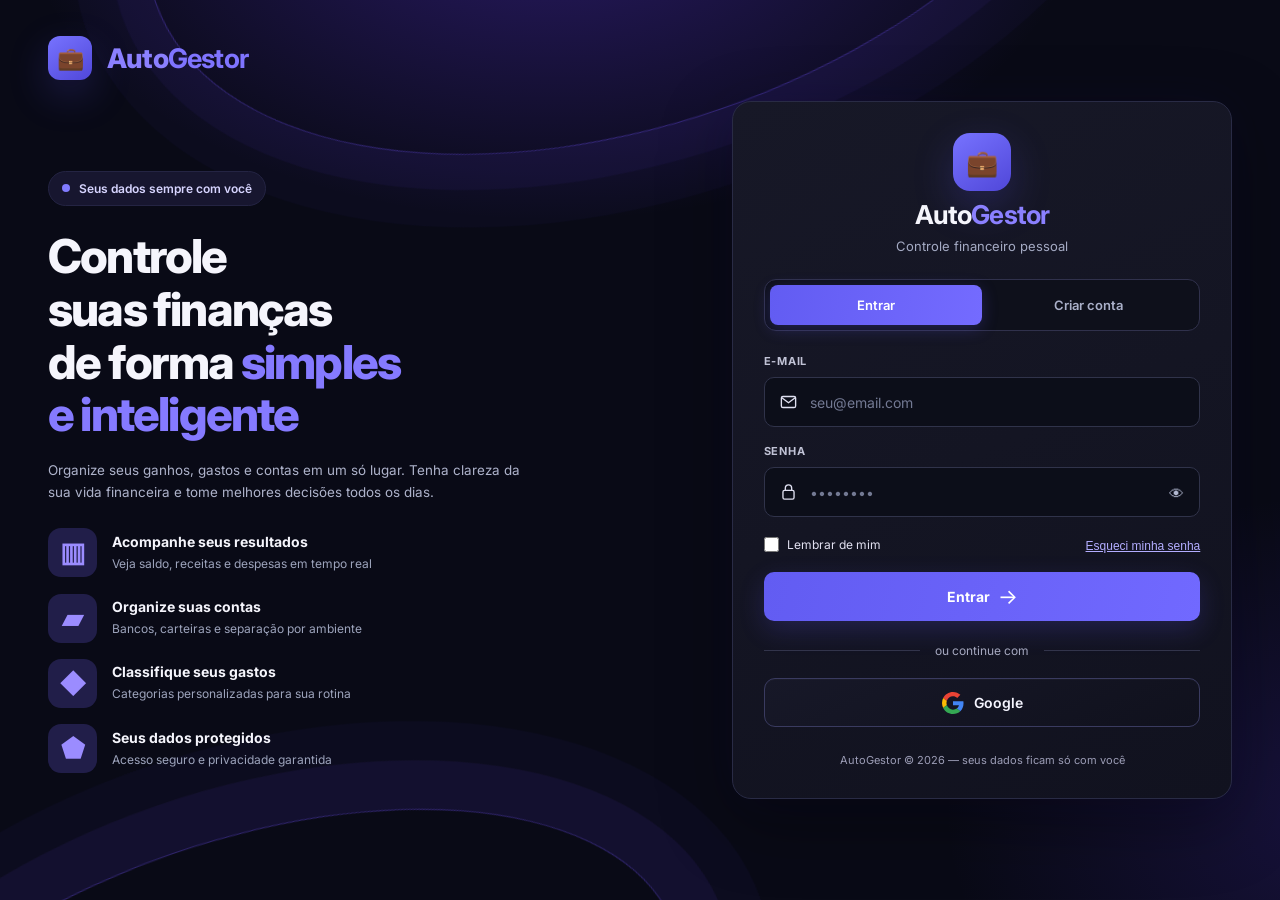
<file: app/static/login.html>
<!DOCTYPE html>
<html lang="pt-br">
<head>
<meta charset="UTF-8">
<meta name="viewport" content="width=device-width, initial-scale=1.0">
<meta name="theme-color" content="#111118">
<meta name="apple-mobile-web-app-capable" content="yes">
<meta name="apple-mobile-web-app-title" content="AutoGestor">
<link rel="icon" type="image/svg+xml" href="/static/autogestor-icon.svg?v=2">
<link rel="apple-touch-icon" href="/static/autogestor-icon.svg?v=2">
<link rel="manifest" href="/static/manifest.webmanifest">
<title>AutoGestor — Entrar</title>
<link rel="preconnect" href="https://fonts.googleapis.com">
<link href="https://fonts.googleapis.com/css2?family=Inter:wght@300;400;500;600;700;800&display=swap" rel="stylesheet">
<style>
  *, *::before, *::after { box-sizing: border-box; margin: 0; padding: 0; }

  :root {
    --bg:      #0A0A0F;
    --surface: #111118;
    --card:    #16161F;
    --border:  #1E1E2E;
    --border2: #2A2A3C;
    --text:    #F1F1F5;
    --muted:   #6B6B80;
    --dim:     #3A3A50;
    --accent:  #6366F1;
    --accent2: #818CF8;
    --green:   #10B981;
    --amber:   #F59E0B;
    --red:     #EF4444;
  }

  body {
    font-family: 'Inter', sans-serif;
    background: var(--bg);
    color: var(--text);
    min-height: 100vh;
    display: flex;
    align-items: center;
    justify-content: center;
    padding: 20px;
    position: relative;
    overflow: hidden;
  }

  /*
    BACKGROUND DECORATIVO
    ───────────────────────
    Dois círculos grandes, desfocados, com a cor de accent/green
    em baixa opacidade — dão profundidade ao fundo escuro sem
    distrair do formulário. Posicionados fora da área central.
  */
  .bg-glow {
    position: fixed;
    border-radius: 50%;
    filter: blur(120px);
    pointer-events: none;
    z-index: 0;
  }
  .bg-glow.one {
    width: 480px; height: 480px;
    background: var(--accent);
    opacity: 0.12;
    top: -120px; left: -120px;
  }
  .bg-glow.two {
    width: 420px; height: 420px;
    background: var(--green);
    opacity: 0.08;
    bottom: -100px; right: -100px;
  }

  /* ── CONTAINER PRINCIPAL ── */
  .auth-wrap {
    position: relative;
    z-index: 1;
    width: 100%;
    max-width: 380px;
  }

  .brand {
    display: flex;
    flex-direction: column;
    align-items: center;
    gap: 10px;
    margin-bottom: 28px;
  }
  .brand-icon {
    width: 52px;
    height: 52px;
    background: var(--accent);
    border-radius: 14px;
    display: flex;
    align-items: center;
    justify-content: center;
    font-size: 24px;
    box-shadow: 0 8px 24px rgba(99,102,241,0.35);
  }
  .brand-name {
    font-size: 19px;
    font-weight: 700;
    letter-spacing: -0.3px;
  }
  .brand-sub {
    font-size: 12px;
    color: var(--muted);
  }

  .auth-card {
    background: var(--card);
    border: 1px solid var(--border);
    border-radius: 18px;
    padding: 32px 28px;
    box-shadow: 0 20px 60px rgba(0,0,0,0.4);
  }

  /* ── TOGGLE LOGIN / CADASTRO ── */
  .auth-toggle {
    display: grid;
    grid-template-columns: 1fr 1fr;
    background: var(--surface);
    border: 1px solid var(--border2);
    border-radius: 11px;
    padding: 4px;
    margin-bottom: 24px;
  }
  .auth-toggle button {
    padding: 9px;
    border: none;
    border-radius: 8px;
    background: transparent;
    color: var(--muted);
    font-family: 'Inter', sans-serif;
    font-size: 13px;
    font-weight: 600;
    cursor: pointer;
    transition: all 0.2s;
  }
  .auth-toggle button.active {
    background: var(--accent);
    color: #fff;
  }

  /* ── CAMPOS ── */
  .field { margin-bottom: 14px; position: relative; }
  .field label {
    display: block;
    font-size: 11px;
    font-weight: 500;
    color: var(--muted);
    margin-bottom: 6px;
    letter-spacing: 0.04em;
    text-transform: uppercase;
  }
  .field input {
    width: 100%;
    background: var(--surface);
    border: 1px solid var(--border2);
    border-radius: 10px;
    padding: 12px 14px;
    color: var(--text);
    font-family: 'Inter', sans-serif;
    font-size: 14px;
    outline: none;
    transition: border-color 0.15s, box-shadow 0.15s;
  }
  .field input:focus {
    border-color: var(--accent);
    box-shadow: 0 0 0 3px rgba(99,102,241,0.15);
  }
  .field input::placeholder { color: var(--dim); }

  .field-error {
    display: none;
    margin-top: 6px;
    font-size: 12px;
    color: var(--red);
  }
  .field-error.show { display: block; }

  /* Botão de mostrar/ocultar senha — ícone dentro do campo */
  .field.password-field input { padding-right: 42px; }
  .toggle-password {
    position: absolute;
    right: 12px;
    top: 33px;
    background: none;
    border: none;
    color: var(--muted);
    cursor: pointer;
    font-size: 15px;
    padding: 4px;
    line-height: 1;
  }
  .toggle-password:hover { color: var(--text); }

  /* ── FORÇA DA SENHA (só aparece no cadastro) ── */
  .strength-wrap {
    display: none;
    align-items: center;
    gap: 8px;
    margin-top: 8px;
  }
  .strength-wrap.show { display: flex; }
  .strength-bars {
    display: flex;
    gap: 4px;
    flex: 1;
  }
  .strength-bar {
    height: 4px;
    flex: 1;
    border-radius: 99px;
    background: var(--border2);
    transition: background 0.2s;
  }
  .strength-label {
    font-size: 10px;
    font-weight: 600;
    color: var(--muted);
    min-width: 52px;
    text-align: right;
  }

  /* ── BOTÃO PRINCIPAL ── */
  .btn-submit {
    width: 100%;
    padding: 12px;
    background: var(--accent);
    border: none;
    border-radius: 10px;
    color: #fff;
    font-family: 'Inter', sans-serif;
    font-size: 14px;
    font-weight: 600;
    cursor: pointer;
    transition: filter 0.15s, transform 0.1s;
    margin-top: 6px;
    display: flex;
    align-items: center;
    justify-content: center;
    gap: 8px;
  }
  .btn-submit:hover { filter: brightness(1.1); }
  .btn-submit:active { transform: scale(0.98); }
  .btn-submit:disabled { opacity: 0.6; cursor: not-allowed; }

  /* Spinner de carregamento dentro do botão, durante o fetch */
  .spinner {
    width: 14px; height: 14px;
    border: 2px solid rgba(255,255,255,0.3);
    border-top-color: #fff;
    border-radius: 50%;
    animation: spin 0.6s linear infinite;
    display: none;
  }
  .spinner.show { display: inline-block; }
  @keyframes spin { to { transform: rotate(360deg); } }

  /* ── MENSAGEM DE ERRO ── */
  .auth-error {
    display: none;
    align-items: center;
    gap: 8px;
    background: rgba(239,68,68,0.1);
    border: 1px solid rgba(239,68,68,0.3);
    border-radius: 9px;
    padding: 10px 12px;
    margin-bottom: 16px;
    font-size: 12px;
    color: var(--red);
  }
  .auth-error.show { display: flex; }

  .auth-info {
    display: none;
    align-items: center;
    gap: 8px;
    background: rgba(245,158,11,0.1);
    border: 1px solid rgba(245,158,11,0.35);
    border-radius: 9px;
    padding: 10px 12px;
    margin-bottom: 16px;
    font-size: 12px;
    color: var(--amber);
  }
  .auth-info.show { display: flex; }

  .auth-footer {
    text-align: center;
    margin-top: 20px;
    font-size: 12px;
    color: var(--muted);
  }

  .auth-link {
    margin-top: 10px;
    text-align: right;
  }
  .auth-link button {
    background: none;
    border: none;
    color: var(--accent2);
    cursor: pointer;
    font-size: 12px;
    text-decoration: underline;
  }

  .modal-backdrop {
    display: none;
    position: fixed;
    inset: 0;
    background: rgba(0, 0, 0, 0.65);
    z-index: 20;
    align-items: center;
    justify-content: center;
    padding: 16px;
  }
  .modal-backdrop.show { display: flex; }
  .modal-card {
    width: 100%;
    max-width: 430px;
    background: var(--card);
    border: 1px solid var(--border2);
    border-radius: 16px;
    padding: 20px;
  }
  .modal-title {
    font-size: 18px;
    margin-bottom: 8px;
    font-weight: 700;
  }
  .modal-sub {
    font-size: 13px;
    color: var(--muted);
    margin-bottom: 14px;
  }
  .modal-actions {
    display: flex;
    gap: 8px;
    margin-top: 10px;
  }
  .btn-secondary {
    flex: 1;
    border: 1px solid var(--border2);
    background: transparent;
    color: var(--text);
    border-radius: 10px;
    padding: 11px;
    cursor: pointer;
  }

/* AutoGestor · Login Dark Premium 2026 — visual only; auth logic preserved */
:root {
  --bg: #090a13;
  --surface: #10121e;
  --card: #121522;
  --border: #24283d;
  --border2: #323650;
  --text: #f6f7ff;
  --muted: #a2a8c1;
  --dim: #747b98;
  --accent: #625df5;
  --accent2: #aaa7ff;
}
html { min-height: 100%; }
body {
  display: block;
  min-height: 100vh;
  min-height: 100dvh;
  padding: 0;
  overflow-x: hidden;
  overflow-y: auto;
  background: radial-gradient(ellipse at 12% 8%, rgba(99,93,245,.17), transparent 42%),
              radial-gradient(ellipse at 90% 90%, rgba(60,45,143,.12), transparent 36%), var(--bg);
}
.bg-glow { opacity: .045 !important; }
.auth-layout {
  width: min(1200px, calc(100% - 72px));
  min-height: 100vh;
  min-height: 100dvh;
  margin: auto;
  display: grid;
  grid-template-columns: minmax(0, 1.05fr) minmax(360px, .95fr);
  align-items: center;
  gap: clamp(32px, 7vw, 112px);
  position: relative;
  z-index: 1;
  padding: 48px 0;
}
.auth-intro { min-height: 650px; align-self: stretch; display: flex; flex-direction: column; justify-content: space-between; }
.intro-brand { font-size: 23px; font-weight: 800; letter-spacing: -.8px; }
.intro-brand > span:last-child, .brand-name span { color: var(--accent2); }
.intro-mark, .brand-icon {
  background: linear-gradient(145deg, #7773ff, #5047d9);
  box-shadow: 0 14px 40px rgba(91,83,241,.23);
}
.intro-mark { display: inline-grid; place-items: center; width: 38px; height: 38px; border-radius: 12px; margin-right: 10px; color: white; font-size: 27px; vertical-align: middle; }
.intro-content { max-width: 540px; }
.intro-eyebrow { display: inline-flex; align-items: center; gap: 9px; padding: 10px 14px; border-radius: 999px; border: 1px solid #292a4d; background: #17172e; color: #d7d5ff; font-size: 12px; font-weight: 600; }
.intro-dot { width: 8px; height: 8px; border-radius: 50%; background: #817bff; }
.intro-content h1 { font-size: clamp(36px, 4vw, 57px); letter-spacing: -2.4px; line-height: 1.12; margin: 26px 0 18px; font-weight: 800; }
.intro-content h1 em { font-style: normal; color: #8c83ff; }
.intro-content > p { font-size: 16px; line-height: 1.8; color: #aeb3cb; max-width: 490px; }
.intro-features { display: grid; gap: 23px; margin-top: 35px; }
.intro-feature { display: flex; gap: 14px; align-items: center; }
.feature-icon { display: grid; place-items: center; width: 47px; height: 47px; flex: none; border-radius: 13px; background: #1b1b39; color: #a9a4ff; font-size: 27px; }
.intro-feature strong { display: block; font-size: 13px; margin-bottom: 5px; }
.intro-feature small { display: block; color: #9da4bc; font-size: 12px; line-height: 1.5; }
.intro-bottom { font-size: 10px; color: #717896; font-weight: 700; letter-spacing: 2px; }
.intro-bottom span { padding: 0 8px; }
.auth-wrap { max-width: 470px; justify-self: end; }
.brand { margin-bottom: 25px; gap: 8px; }
.brand-icon { width: 58px; height: 58px; border-radius: 17px; font-size: 35px; }
.brand-name { font-size: 25px; letter-spacing: -.9px; }
.brand-sub { font-size: 12px; color: #a4aac3; text-align: center; }
.auth-card { padding: 34px; border-radius: 22px; border-color: #292c42; background: linear-gradient(145deg, rgba(24,26,42,.98), rgba(17,19,32,.98)); box-shadow: 0 28px 90px rgba(0,0,0,.35); }
.auth-toggle { margin-bottom: 28px; padding: 5px; border-radius: 12px; background: #0e101b; }
.auth-toggle button { padding: 12px; color: #aab0c9; }
.auth-toggle button.active { background: linear-gradient(100deg, #625cf2, #746bff); box-shadow: 0 4px 16px rgba(95,87,240,.25); }
.field { margin-bottom: 18px; }
.field label { font-size: 11px; font-weight: 700; color: #b2b8d0; letter-spacing: .065em; margin-bottom: 9px; }
.field input { background: #0c0e19; border-color: #30334a; min-height: 50px; padding: 13px 15px; font-size: 14px; }
.field input::placeholder { color: #737993; }
.toggle-password { top: 38px; color: #b2b8d0; }
.btn-submit { min-height: 51px; background: linear-gradient(105deg, #625cf2, #7169ff); box-shadow: 0 9px 26px rgba(93,86,245,.2); font-weight: 700; }
.auth-link { margin: 4px 0 14px; }
.auth-link button { color: #b3adff; }
.auth-footer { color: #8d93ad; line-height: 1.6; }
.modal-card { background: #151827; }
@media (max-width: 900px) {
  .auth-layout { width: min(480px, calc(100% - 36px)); display: flex; flex-direction: column; justify-content: center; gap: 0; padding: 36px 0 26px; }
  .auth-intro { display: none; }
  .auth-wrap { max-width: 100%; width: 100%; }
  .brand { margin-bottom: 28px; }
  .auth-card { padding: clamp(22px, 5vw, 32px); }
}
@media (max-width: 420px) {
  .auth-layout { width: calc(100% - 28px); padding-top: 24px; }
  .auth-card { padding: 22px 18px; border-radius: 19px; }
  .brand-icon { width: 54px; height: 54px; }
  .brand-name { font-size: 23px; }
  .auth-toggle button { padding: 11px 6px; }
}
@media (prefers-reduced-motion: reduce) {
  *, *::before, *::after { scroll-behavior: auto !important; transition-duration: .01ms !important; animation-duration: .01ms !important; }
}

/* Pixel-directed 2026 login layout — aligned with approved reference */
:root { --bg:#080913; --surface:#0e0f1b; --card:#131422; --border:#272941; --border2:#30314c; --text:#f5f5fc; --muted:#a3a5bd; --dim:#737791; --accent:#625cff; --accent2:#8b80ff; }
body { background:radial-gradient(ellipse at 16% 2%,#17173b 0%,transparent 43%),#090a14; overflow-x:hidden; }
.bg-glow { display:none; }
.auth-layout { width:min(1420px,calc(100% - 80px)); grid-template-columns:minmax(0,1fr) minmax(0,1fr); gap:clamp(55px,8vw,145px); min-height:100dvh; padding:50px 12px; }
.auth-intro { min-height:760px; }
.intro-brand { display:flex; align-items:center; gap:15px; font-size:27px; }
.intro-brand strong { color:#7f74ff; }
.intro-brand .brand-icon.small { width:44px; height:44px; border-radius:12px; font-size:22px; margin:0; }
.intro-content { max-width:550px; }
.intro-eyebrow { padding:9px 13px; background:#17162f; border-color:#242443; }
.intro-content h1 { font-size:clamp(42px,4.2vw,65px); letter-spacing:-2px; line-height:1.13; margin:24px 0 18px; }
.intro-content h1 em { color:#857aff; }
.intro-content > p { max-width:490px; font-size:17px; line-height:1.7; }
.intro-features { gap:22px; margin-top:30px; }
.intro-feature { gap:15px; }
.intro-feature strong { font-size:14px; }
.intro-feature small { font-size:12px; }
.feature-icon { width:52px; height:52px; background:#211e49; border-radius:13px; color:#9b8cff; font-weight:800; }
.intro-dots { display:flex; gap:10px; }
.intro-dots span { height:10px; width:10px; border-radius:50%; background:#3d405d; }
.intro-dots span.selected { background:#756aff; }
.auth-wrap { max-width:480px; width:100%; }
.auth-card { padding:36px 37px 28px; border:1px solid #292b45; border-radius:19px; background:linear-gradient(155deg,#171827,#11121f); }
.brand { margin-bottom:30px; }
.brand-icon { font-size:26px; }
.brand-name { font-size:26px; }
.brand-sub { font-size:13px; }
.auth-toggle { margin-bottom:28px; }
.field { margin-bottom:17px; }
.field label { color:#c1c3d6; }
.input-shell { position:relative; }
.input-shell > svg { position:absolute; left:15px; top:50%; transform:translateY(-50%); width:19px; height:19px; fill:none; stroke:#e0e0f1; stroke-width:1.7; stroke-linecap:round; stroke-linejoin:round; pointer-events:none; z-index:1; }
.input-shell input { padding-left:45px; }
.field.password-field .input-shell input { padding-right:45px; }
.toggle-password { top:38px; right:12px; }
.login-options { display:flex; justify-content:space-between; align-items:center; gap:10px; margin:8px 0 18px; }
.remember { display:flex; align-items:center; gap:8px; font-size:12px; white-space:nowrap; color:#e2e1f1; cursor:pointer; }
.remember input { width:15px; height:15px; accent-color:#675cff; cursor:pointer; }
.login-options .auth-link { margin:0; }
.login-options .auth-link button { white-space:nowrap; }
.btn-submit { min-height:49px; }
.btn-submit > span:last-child { font-size:21px; font-weight:400; line-height:1; }
.social-area { margin-top:22px; }
.social-divider { display:flex; align-items:center; gap:15px; color:#a5a8bf; font-size:12px; white-space:nowrap; margin-bottom:20px; }
.social-divider:before,.social-divider:after { content:""; height:1px; background:#32344b; flex:1; }
.social-buttons { display:grid; grid-template-columns:1fr; gap:14px; }
.social-buttons button { min-height:49px; border:1px solid #3a3c59; border-radius:11px; background:#10111e; color:#f4f4fa; display:flex; align-items:center; justify-content:center; gap:10px; font-size:13px; font-weight:600; font-family:inherit; opacity:.65; cursor:not-allowed; }
.google-g { font-size:22px; font-weight:800; color:#4285f4; text-shadow:-2px -1px #ea4335,2px 1px #34a853; }
.apple-mark { font-size:23px; color:#fff; }
.card-footer { margin-top:26px; text-align:center; color:#9c9db6; font-size:11px; }
.auth-footer { display:none; }
.mobile-benefits { display:none; }
@media (max-width:900px) {
  .auth-layout { width:min(480px,calc(100% - 32px)); padding:36px 0 0; justify-content:center; min-height:100dvh; }
  .auth-intro { display:none; }
  .auth-wrap { width:100%; }
  .auth-card { padding:25px 22px 24px; }
  .brand { margin-bottom:27px; }
  .card-footer { display:none; }
  .auth-footer { display:block; margin-top:18px; }
  .mobile-benefits { display:grid; grid-template-columns:repeat(3,1fr); gap:8px; margin-top:34px; padding:20px 10px 28px; border-radius:50% 50% 0 0 / 22% 22% 0 0; background:linear-gradient(145deg,rgba(35,30,94,.85),rgba(16,16,41,.6)); text-align:center; }
  .mobile-benefits div { font-size:11px; line-height:1.4; color:#d5d5eb; }
  .mobile-benefits span { display:grid; place-items:center; width:37px; height:37px; margin:0 auto 9px; border-radius:11px; background:#27235b; color:#aa9dff; font-size:22px; }
}
@media (max-width:420px) {
  .auth-layout { width:calc(100% - 24px); padding-top:24px; }
  .auth-card { padding:21px 17px; }
  .brand-icon { width:51px; height:51px; }
  .brand-name { font-size:23px; }
  .social-buttons { gap:8px; }
  .login-options { gap:6px; }
  .remember,.login-options .auth-link button { font-size:11px; }
}
@media (max-height:730px) and (max-width:900px) { .auth-layout { justify-content:flex-start; } .mobile-benefits { margin-top:20px; } }

/* Visual refinement: reference-aligned desktop and landscape viewport */
body {
  background:
    radial-gradient(ellipse 55% 48% at 43% -12%, rgba(95,53,235,.38), transparent 76%),
    radial-gradient(ellipse 40% 45% at 105% 90%, rgba(75,46,199,.22), transparent 78%),
    #090a16;
}
body::before, body::after {
  content:""; position:fixed; pointer-events:none; z-index:0;
  border:1px solid rgba(114,81,255,.38); border-radius:50%;
  transform:rotate(-19deg);
}
body::before { width:1000px; height:570px; top:-445px; left:10%; box-shadow:0 0 0 36px rgba(82,53,192,.075),0 0 0 74px rgba(82,53,192,.045); }
body::after { width:900px; height:470px; bottom:-410px; left:-200px; box-shadow:0 0 0 50px rgba(87,54,210,.09),0 0 0 90px rgba(87,54,210,.04); }
.auth-layout {
  width:min(1380px,calc(100% - 96px));
  min-height:100vh; min-height:100dvh;
  padding:clamp(28px,4vh,64px) 0;
  gap:clamp(44px,6vw,105px);
  align-items:center;
}
.auth-intro { min-height:0; height:auto; align-self:stretch; padding:0; }
.intro-content { margin:auto 0; padding:32px 0; }
.intro-content h1 { font-size:clamp(35px,3.65vw,59px); letter-spacing:-1.8px; }
.intro-content > p { font-size:clamp(13px,1.05vw,16px); line-height:1.65; }
.intro-features { gap:clamp(10px,1.8vh,19px); margin-top:25px; }
.intro-feature .feature-icon { width:49px; height:49px; }
.intro-dots { display:none !important; }
.auth-wrap { justify-self:end; max-width:500px; }
.auth-card { padding:clamp(22px,2.4vw,36px); box-shadow:0 22px 70px rgba(0,0,0,.36),0 0 50px rgba(86,71,218,.06); }
.brand { margin-bottom:25px; }
.auth-toggle { margin-bottom:23px; }
.social-buttons button { border-color:#39365f; }
.social-buttons button:disabled { opacity:.58; }
@media (min-width:901px) and (max-height:780px) {
  .auth-layout { align-items:start; }
  .auth-intro { min-height:660px; }
  .intro-content { padding:20px 0; }
  .auth-card { padding:20px 26px; }
  .brand { margin-bottom:14px; }
  .brand-icon { width:48px; height:48px; }
  .auth-toggle { margin-bottom:16px; }
  .field { margin-bottom:12px; }
  .field input { min-height:44px; }
  .login-options { margin:5px 0 12px; }
  .social-area { margin-top:15px; }
  .social-divider { margin-bottom:12px; }
  .card-footer { margin-top:15px; }
}
@media (max-width:900px) {
  body::before { width:560px; height:400px; top:-335px; left:-160px; }
  body::after { width:550px; height:300px; bottom:-270px; left:-150px; }
  .auth-layout { width:min(480px,calc(100% - 28px)); padding:30px 0 0; min-height:100dvh; justify-content:center; }
  .auth-wrap { justify-self:auto; }
  .auth-card { padding:24px 20px; }
}

/* Social identity correction: genuine vector marks, consistent visual contrast */
.social-buttons button,
.social-buttons button:disabled {
  opacity: 1;
  background: linear-gradient(155deg,#171828,#10111d);
  border: 1px solid #3a3b60;
  color: #f5f5ff;
  font-size: 14px;
  font-weight: 600;
  box-shadow: inset 0 1px 0 rgba(255,255,255,.025);
}
.social-buttons button:disabled { cursor: not-allowed; }
.social-buttons .social-icon { display: block; width: 22px; height: 22px; flex: 0 0 22px; }
.social-buttons .apple-icon { color: #fff; width: 25px; height: 25px; flex-basis: 25px; }
</style>
</head>
<body>

<div class="bg-glow one"></div>
<div class="bg-glow two"></div>

<main class="auth-layout">
<section class="auth-intro" aria-label="Apresentação do AutoGestor">
  <div class="intro-brand"><span class="brand-icon small" aria-hidden="true">💼</span><span>Auto<strong>Gestor</strong></span></div>
  <div class="intro-content">
    <span class="intro-eyebrow"><span class="intro-dot"></span> Seus dados sempre com você</span>
    <h1>Controle<br>suas finanças<br>de forma <em>simples<br>e inteligente</em></h1>
    <p>Organize seus ganhos, gastos e contas em um só lugar. Tenha clareza da sua vida financeira e tome melhores decisões todos os dias.</p>
    <div class="intro-features">
      <div class="intro-feature"><span class="feature-icon" aria-hidden="true">▥</span><div><strong>Acompanhe seus resultados</strong><small>Veja saldo, receitas e despesas em tempo real</small></div></div>
      <div class="intro-feature"><span class="feature-icon" aria-hidden="true">▰</span><div><strong>Organize suas contas</strong><small>Bancos, carteiras e separação por ambiente</small></div></div>
      <div class="intro-feature"><span class="feature-icon" aria-hidden="true">◆</span><div><strong>Classifique seus gastos</strong><small>Categorias personalizadas para sua rotina</small></div></div>
      <div class="intro-feature"><span class="feature-icon" aria-hidden="true">⬟</span><div><strong>Seus dados protegidos</strong><small>Acesso seguro e privacidade garantida</small></div></div>
    </div>
  </div>
</section>
<section class="auth-wrap" aria-label="Acesso à conta">
  <div class="auth-card">
    <div class="brand">
      <div class="brand-icon" aria-hidden="true">💼</div>
      <div class="brand-name">Auto<span>Gestor</span></div>
      <div class="brand-sub">Controle financeiro pessoal</div>
    </div>
    <div class="auth-toggle">
      <button type="button" class="active" id="tab-login" onclick="trocarAba('login')">Entrar</button>
      <button type="button" id="tab-cadastro" onclick="trocarAba('cadastro')">Criar conta</button>
    </div>
    <div class="auth-error" id="auth-error" role="alert"><span>⚠</span><span id="auth-error-text">Erro</span></div>
    <div class="auth-info" id="auth-info"><span>⏳</span><span id="auth-info-text">Aguarde...</span></div>
    <form id="form-login" onsubmit="return false;">
      <div class="field">
        <label for="login-email">E-MAIL</label>
        <div class="input-shell"><svg aria-hidden="true" viewBox="0 0 24 24"><rect x="3" y="5" width="18" height="14" rx="2"/><path d="m4 7 8 6 8-6"/></svg><input type="email" id="login-email" placeholder="seu@email.com" autocomplete="email"></div>
      </div>
      <div class="field password-field">
        <label for="login-senha">SENHA</label>
        <div class="input-shell"><svg aria-hidden="true" viewBox="0 0 24 24"><rect x="5" y="10" width="14" height="11" rx="2"/><path d="M8 10V7a4 4 0 0 1 8 0v3"/></svg><input type="password" id="login-senha" placeholder="••••••••" autocomplete="current-password"></div>
        <button type="button" class="toggle-password" aria-label="Mostrar ou ocultar senha" onclick="alternarSenha('login-senha', this)">👁</button>
      </div>
      <div class="login-options"><label class="remember"><input type="checkbox" id="remember-email"> Lembrar de mim</label><div class="auth-link"><button type="button" onclick="abrirModalRecuperacao()">Esqueci minha senha</button></div></div>
      <button type="button" class="btn-submit" id="btn-login" onclick="fazerLogin()"><span class="spinner" id="spinner-login"></span><span id="btn-login-text">Entrar</span><span aria-hidden="true">→</span></button>
    </form>
    <form id="form-cadastro" style="display:none;" onsubmit="return false;">
      <div class="field"><label for="cad-nome">NOME</label><input type="text" id="cad-nome" placeholder="Seu nome completo" autocomplete="name"></div>
      <div class="field"><label for="cad-email">E-MAIL</label><input type="email" id="cad-email" placeholder="seu@email.com" autocomplete="email"></div>
      <div class="field password-field"><label for="cad-senha">SENHA</label><input type="password" id="cad-senha" placeholder="Mínimo 6 caracteres" autocomplete="new-password" oninput="atualizarForcaSenha(this.value)"><button type="button" class="toggle-password" aria-label="Mostrar ou ocultar senha" onclick="alternarSenha('cad-senha', this)">👁</button>
        <div class="strength-wrap" id="strength-wrap"><div class="strength-bars"><div class="strength-bar" id="bar-1"></div><div class="strength-bar" id="bar-2"></div><div class="strength-bar" id="bar-3"></div></div><span class="strength-label" id="strength-label">Fraca</span></div>
      </div>
      <div class="field password-field"><label for="cad-confirmar-senha">Confirmar senha</label><input type="password" id="cad-confirmar-senha" autocomplete="new-password" placeholder="Repita sua senha" oninput="validarConfirmacaoSenha()"><button type="button" class="toggle-password" aria-label="Mostrar ou ocultar confirmação de senha" onclick="alternarSenha('cad-confirmar-senha', this)">👁</button><span class="field-error" id="cad-confirmar-erro" role="alert">As senhas não coincidem.</span></div>
      <button type="button" class="btn-submit" id="btn-cadastro" onclick="fazerCadastro()"><span class="spinner" id="spinner-cadastro"></span><span id="btn-cadastro-text">Criar conta</span></button>
    </form>
    <div class="social-area" id="social-area"><div class="social-divider"><span>ou continue com</span></div><div class="social-buttons">
      <button type="button" disabled aria-label="Entrar com Google — em breve" title="Login com Google em breve"><svg class="social-icon google-icon" aria-hidden="true" viewBox="0 0 48 48" xmlns="http://www.w3.org/2000/svg"><path fill="#EA4335" d="M24 9.5c3.54 0 6.71 1.22 9.21 3.6l6.85-6.85C35.9 2.38 30.47 0 24 0 14.62 0 6.51 5.38 2.56 13.22l7.98 6.19C12.43 13.72 17.74 9.5 24 9.5z"/><path fill="#4285F4" d="M46.98 24.55c0-1.57-.15-3.09-.38-4.55H24v9.02h12.94c-.58 2.96-2.28 5.48-4.82 7.18l7.73 6C44.36 38.03 46.98 31.88 46.98 24.55z"/><path fill="#FBBC05" d="M10.53 28.59A14.41 14.41 0 0 1 9.75 24c0-1.59.27-3.13.76-4.59l-7.98-6.2A23.91 23.91 0 0 0 0 24c0 3.87.93 7.51 2.56 10.78l7.97-6.19z"/><path fill="#34A853" d="M24 48c6.48 0 11.93-2.13 15.9-5.8l-7.73-6c-2.15 1.45-4.92 2.3-8.17 2.3-6.26 0-11.57-4.22-13.47-9.91l-7.97 6.19C6.51 42.62 14.62 48 24 48z"/></svg><span>Google</span></button>
    </div></div>
    <div class="card-footer">AutoGestor © 2026 — seus dados ficam só com você</div>
  </div>
  <div class="auth-footer">AutoGestor © 2026 — seus dados ficam só com você</div>
  <div class="mobile-benefits" aria-label="Benefícios"><div><span>▥</span>Organize<br>seus ganhos</div><div><span>▰</span>Controle<br>seus gastos</div><div><span>⬟</span>Tenha seus<br>dados seguros</div></div>
</section>
</main>

<div class="modal-backdrop" id="modal-recuperacao" aria-hidden="true">
  <div class="modal-card" role="dialog" aria-modal="true" aria-labelledby="modal-recuperacao-title">
    <div class="modal-title" id="modal-recuperacao-title">Recuperar senha</div>
    <div class="modal-sub">Informe seu e-mail. Se existir uma conta, enviaremos as instruções de redefinição.</div>
    <div class="field">
      <label for="rec-email">E-mail</label>
      <input type="email" id="rec-email" autocomplete="email" placeholder="seu@email.com">
    </div>
    <div class="auth-info" id="rec-info">
      <span>ℹ</span>
      <span id="rec-info-text"></span>
    </div>
    <div class="auth-error" id="rec-erro">
      <span>⚠</span>
      <span id="rec-erro-text"></span>
    </div>
    <div class="modal-actions">
      <button type="button" class="btn-secondary" onclick="fecharModalRecuperacao()">Voltar ao login</button>
      <button type="button" class="btn-submit" id="btn-recuperar" onclick="enviarRecuperacaoSenha()">
        <span class="spinner" id="spinner-recuperar"></span>
        <span id="btn-recuperar-text">Enviar link de recuperação</span>
      </button>
    </div>
  </div>
</div>

<script>
/*
  URL DA API — mesma lógica do dashboard principal:
  usa window.location.origin para funcionar automaticamente
  em qualquer ambiente (localhost, rede local, ngrok), desde
  que esta página seja servida PELA PRÓPRIA API
  (ex: app/static/login.html).
*/
const API_BASE = window.location.origin;
const REQUEST_TIMEOUT_MS = 15000;
const SLOW_REQUEST_NOTICE_MS = 4000;

/*
  trocarAba(aba)
  ─────────────────
  Alterna visualmente entre os formulários de Login e Cadastro.
  Também limpa qualquer mensagem de erro visível, para não
  mostrar um erro do login enquanto o usuário preenche o cadastro.
*/
function trocarAba(aba) {
  const isLogin = aba === 'login';

  document.getElementById('tab-login').classList.toggle('active', isLogin);
  document.getElementById('tab-cadastro').classList.toggle('active', !isLogin);
  document.getElementById('form-login').style.display = isLogin ? 'block' : 'none';
  document.getElementById('form-cadastro').style.display = isLogin ? 'none' : 'block';

  esconderErro();
  esconderInfo();
}

function mostrarErro(mensagem) {
  document.getElementById('auth-error-text').textContent = mensagem;
  document.getElementById('auth-error').classList.add('show');
}
function esconderErro() {
  document.getElementById('auth-error').classList.remove('show');
}

function mostrarInfo(mensagem) {
  document.getElementById('auth-info-text').textContent = mensagem;
  document.getElementById('auth-info').classList.add('show');
}

function esconderInfo() {
  document.getElementById('auth-info').classList.remove('show');
}

function abrirModalRecuperacao() {
  document.getElementById('modal-recuperacao').classList.add('show');
  document.getElementById('modal-recuperacao').setAttribute('aria-hidden', 'false');
  esconderErroRecuperacao();
  esconderInfoRecuperacao();
}

function fecharModalRecuperacao() {
  document.getElementById('modal-recuperacao').classList.remove('show');
  document.getElementById('modal-recuperacao').setAttribute('aria-hidden', 'true');
}

function mostrarErroRecuperacao(mensagem) {
  document.getElementById('rec-erro-text').textContent = mensagem;
  document.getElementById('rec-erro').classList.add('show');
}

function esconderErroRecuperacao() {
  document.getElementById('rec-erro').classList.remove('show');
}

function mostrarInfoRecuperacao(mensagem) {
  document.getElementById('rec-info-text').textContent = mensagem;
  document.getElementById('rec-info').classList.add('show');
}

function esconderInfoRecuperacao() {
  document.getElementById('rec-info').classList.remove('show');
}

function validarConfirmacaoSenha() {
  const senha = document.getElementById('cad-senha').value;
  const confirmar = document.getElementById('cad-confirmar-senha').value;
  const erro = document.getElementById('cad-confirmar-erro');

  if (!confirmar) {
    erro.classList.remove('show');
    return true;
  }

  if (senha !== confirmar) {
    erro.classList.add('show');
    return false;
  }

  erro.classList.remove('show');
  return true;
}

async function enviarRecuperacaoSenha() {
  esconderErroRecuperacao();
  esconderInfoRecuperacao();
  const email = document.getElementById('rec-email').value.trim();
  if (!email) {
    mostrarErroRecuperacao('Preencha o e-mail.');
    return;
  }

  setCarregando('btn-recuperar', 'spinner-recuperar', 'btn-recuperar-text', true, 'Enviar link de recuperação');
  try {
    const res = await fetchComTimeout(`${API_BASE}/auth/esqueci-senha`, {
      method: 'POST',
      headers: { 'Content-Type': 'application/json' },
      body: JSON.stringify({ email }),
    }, REQUEST_TIMEOUT_MS, () => {
      mostrarInfoRecuperacao('O servidor está levando mais tempo que o normal...');
    });

    if (!res.ok && res.status === 429) {
      mostrarErroRecuperacao('Muitas tentativas. Aguarde alguns minutos e tente novamente.');
      return;
    }

    mostrarInfoRecuperacao('Se existir uma conta com este e-mail, enviaremos as instruções para redefinir sua senha.');
  } catch (e) {
    if (e.name === 'AbortError') {
      mostrarErroRecuperacao('Tempo limite excedido. Tente novamente em instantes.');
    } else {
      mostrarErroRecuperacao('Erro ao solicitar recuperação de senha.');
    }
  } finally {
    setCarregando('btn-recuperar', 'spinner-recuperar', 'btn-recuperar-text', false, 'Enviar link de recuperação');
  }
}

async function fetchComTimeout(url, options, timeoutMs, onSlow) {
  const controller = new AbortController();
  const timeoutId = setTimeout(() => controller.abort(), timeoutMs);
  const slowId = setTimeout(() => {
    if (typeof onSlow === 'function') onSlow();
  }, SLOW_REQUEST_NOTICE_MS);

  try {
    return await fetch(url, {
      ...options,
      signal: controller.signal,
    });
  } finally {
    clearTimeout(timeoutId);
    clearTimeout(slowId);
  }
}

/*
  alternarSenha(idCampo, botao)
  ────────────────────────────────
  Alterna o type do input entre 'password' e 'text', e troca
  o ícone do olho para indicar o estado atual.
*/
function alternarSenha(idCampo, botao) {
  const campo = document.getElementById(idCampo);
  const oculto = campo.type === 'password';
  campo.type = oculto ? 'text' : 'password';
  botao.textContent = oculto ? '🙈' : '👁';
}

/*
  atualizarForcaSenha(senha)
  ─────────────────────────────
  Indicador visual simples de força de senha, baseado em:
  comprimento, presença de números e presença de caractere especial.
  Não é uma análise criptográfica séria — é só feedback de UX
  para incentivar senhas melhores.
*/
function atualizarForcaSenha(senha) {
  const wrap = document.getElementById('strength-wrap');

  if (!senha) {
    wrap.classList.remove('show');
    return;
  }
  wrap.classList.add('show');

  let pontos = 0;
  if (senha.length >= 6) pontos++;
  if (senha.length >= 10 && /[0-9]/.test(senha)) pontos++;
  if (/[^a-zA-Z0-9]/.test(senha) || (senha.length >= 12)) pontos++;

  const bars = [document.getElementById('bar-1'), document.getElementById('bar-2'), document.getElementById('bar-3')];
  const cores = ['var(--red)', 'var(--amber)', 'var(--green)'];
  const labels = ['Fraca', 'Média', 'Forte'];

  bars.forEach((bar, i) => {
    bar.style.background = i < pontos ? cores[pontos - 1] : 'var(--border2)';
  });

  document.getElementById('strength-label').textContent = labels[Math.max(pontos - 1, 0)];
  document.getElementById('strength-label').style.color = cores[Math.max(pontos - 1, 0)];
}

/*
  salvarSessao(resposta)
  ──────────────────────────
  Guarda o token JWT e os dados do usuário no localStorage.
  O dashboard principal (autogestor.html) vai ler essa mesma
  chave para saber se o usuário está logado e montar o header
  Authorization em cada requisição.
*/
function salvarSessao(resposta) {
  localStorage.setItem('autogestor_token', resposta.access_token);
  localStorage.setItem('autogestor_usuario', JSON.stringify(resposta.usuario));
}

function redirecionarAposLogin() {
  const destino = localStorage.getItem('autogestor_return_to');
  localStorage.removeItem('autogestor_return_to');
  if (destino && destino.startsWith('/')) {
    window.location.href = destino;
    return;
  }
  window.location.href = 'index.html';
}

/*
  setCarregando(botaoId, spinnerId, textoId, carregando, textoOriginal)
  ─────────────────────────────────────────────────────────────────────
  Liga/desliga o estado de loading visual do botão: desabilita,
  mostra o spinner, troca o texto.
*/
function setCarregando(botaoId, spinnerId, textoId, carregando, textoOriginal) {
  document.getElementById(botaoId).disabled = carregando;
  document.getElementById(spinnerId).classList.toggle('show', carregando);
  document.getElementById(textoId).textContent = carregando ? 'Aguarde…' : textoOriginal;
}

/*
  fazerLogin()
  ──────────────
  Envia email+senha para POST /auth/login.
  Se a API responder com erro (401 = credenciais inválidas),
  mostra a mensagem retornada. Se der certo, salva a sessão e
  redireciona para o dashboard.
*/
async function fazerLogin() {
  esconderErro();
  esconderInfo();

  const email = document.getElementById('login-email').value.trim();
  const senha = document.getElementById('login-senha').value;

  if (!email || !senha) {
    mostrarErro('Preencha e-mail e senha.');
    return;
  }

  setCarregando('btn-login', 'spinner-login', 'btn-login-text', true, 'Entrar');

  try {
    const res = await fetchComTimeout(`${API_BASE}/auth/login`, {
      method: 'POST',
      headers: { 'Content-Type': 'application/json' },
      body: JSON.stringify({ email, senha }),
    }, REQUEST_TIMEOUT_MS, () => {
      mostrarInfo('O servidor está levando mais tempo que o normal...');
    });

    const corpo = await res.json();

    if (!res.ok) {
      // FastAPI/Pydantic normalmente retorna o erro em `detail`
      mostrarErro(corpo.detail || 'E-mail ou senha incorretos.');
      return;
    }

    const remember = document.getElementById('remember-email');
    if (remember?.checked) localStorage.setItem('autogestor_ultimo_email', email);
    else localStorage.removeItem('autogestor_ultimo_email');
    salvarSessao(corpo);
    redirecionarAposLogin();

  } catch (e) {
    if (e.name === 'AbortError') {
      mostrarErro('Tempo limite excedido ao autenticar. Tente novamente em instantes.');
    } else {
      mostrarErro('Erro ao conectar com a API. Verifique se o servidor está rodando.');
    }
    console.error('Erro de rede no login:', e);
  } finally {
    esconderInfo();
    setCarregando('btn-login', 'spinner-login', 'btn-login-text', false, 'Entrar');
  }
}

/*
  fazerCadastro()
  ──────────────────
  Envia nome+email+senha para POST /auth/cadastro.
  A API já retorna um token (login automático após cadastro),
  então o fluxo é igual ao login: salva sessão e redireciona.
*/
async function fazerCadastro() {
  esconderErro();
  esconderInfo();

  const nome  = document.getElementById('cad-nome').value.trim();
  const email = document.getElementById('cad-email').value.trim();
  const senha = document.getElementById('cad-senha').value;
  const confirmarSenha = document.getElementById('cad-confirmar-senha').value;

  if (!nome || !email || !senha) {
    mostrarErro('Preencha todos os campos.');
    return;
  }
  if (senha.length < 6) {
    mostrarErro('A senha precisa ter pelo menos 6 caracteres.');
    return;
  }
  if (!confirmarSenha || senha !== confirmarSenha) {
    validarConfirmacaoSenha();
    mostrarErro('As senhas não coincidem.');
    return;
  }

  setCarregando('btn-cadastro', 'spinner-cadastro', 'btn-cadastro-text', true, 'Criar conta');
  document.getElementById('btn-cadastro-text').textContent = 'Criando sua conta...';

  try {
    const res = await fetchComTimeout(`${API_BASE}/auth/cadastro`, {
      method: 'POST',
      headers: { 'Content-Type': 'application/json' },
      body: JSON.stringify({ nome, email, senha }),
    }, REQUEST_TIMEOUT_MS, () => {
      mostrarInfo('O servidor está levando mais tempo que o normal...');
    });

    const corpo = await res.json();

    if (!res.ok) {
      // Erro de validação do Pydantic vem como array em alguns casos
      let mensagem = corpo.detail || 'Não foi possível criar a conta.';
      if (Array.isArray(mensagem)) {
        mensagem = mensagem.map(d => d.msg).join(', ');
      }
      if (res.status === 503) {
        mensagem = 'Serviço temporariamente indisponível. Tente novamente em instantes.';
      }
      mostrarErro(mensagem);
      return;
    }

    salvarSessao(corpo);
    redirecionarAposLogin();

  } catch (e) {
    if (e.name === 'AbortError') {
      mostrarErro('Tempo limite excedido ao criar conta. Tente novamente em instantes.');
    } else {
      mostrarErro('Erro ao conectar com a API. Verifique se o servidor está rodando.');
    }
    console.error('Erro de rede no cadastro:', e);
  } finally {
    esconderInfo();
    setCarregando('btn-cadastro', 'spinner-cadastro', 'btn-cadastro-text', false, 'Criar conta');
  }
}

const ultimoEmail = localStorage.getItem('autogestor_ultimo_email');
if (ultimoEmail) {
  document.getElementById('login-email').value = ultimoEmail;
  document.getElementById('remember-email').checked = true;
}

// Permite enviar o formulário de login apertando Enter no campo de senha
document.getElementById('login-senha').addEventListener('keydown', e => {
  if (e.key === 'Enter') fazerLogin();
});
document.getElementById('cad-senha').addEventListener('keydown', e => {
  if (e.key === 'Enter') fazerCadastro();
});
document.getElementById('cad-confirmar-senha').addEventListener('keydown', e => {
  if (e.key === 'Enter') fazerCadastro();
});

/*
  Se o usuário já tem um token válido salvo, redireciona
  direto para o dashboard — evita mostrar a tela de login
  para quem já está autenticado.

  NOTA: isso não valida o token contra a API (não checa se
  expirou), só checa se existe. A validação real acontece
  quando o dashboard tenta usar o token numa requisição —
  se tiver expirado, a API retorna 401 e o dashboard deve
  redirecionar de volta pra cá (ver instruções no chat).
*/
if (localStorage.getItem('autogestor_token')) {
  redirecionarAposLogin();
}
</script>
</body>
</html>
</file>
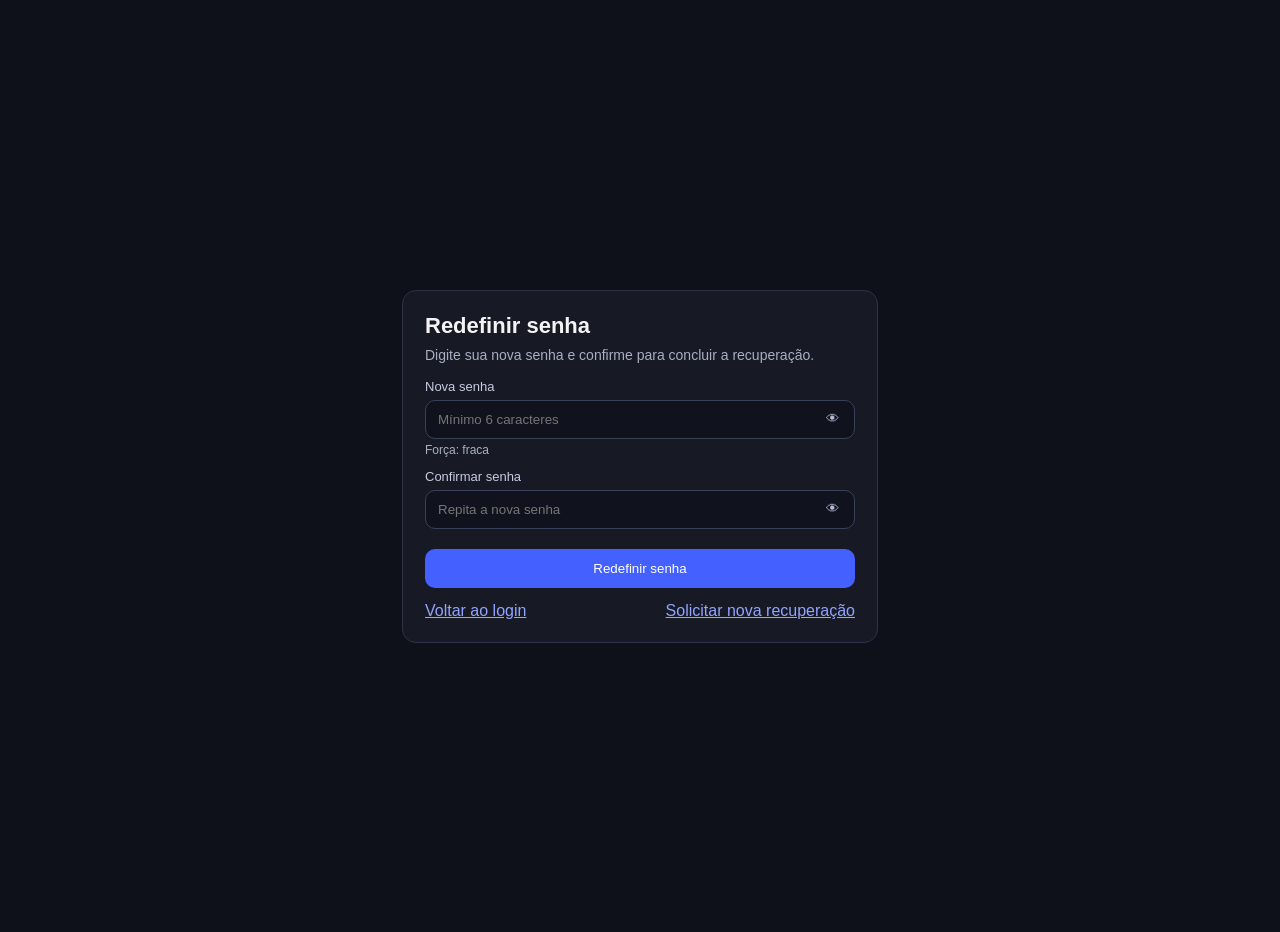
<file: app/static/redefinir-senha.html>
<!DOCTYPE html>
<html lang="pt-br">
<head>
<meta charset="UTF-8">
<meta name="viewport" content="width=device-width, initial-scale=1.0">
<title>AutoGestor - Redefinir senha</title>
<style>
  body { font-family: Arial, sans-serif; background: #0f111a; color: #f3f3f3; margin: 0; }
  .wrap { min-height: 100vh; display: flex; align-items: center; justify-content: center; padding: 16px; }
  .card { width: 100%; max-width: 430px; background: #171a24; border: 1px solid #2d3248; border-radius: 14px; padding: 22px; }
  h1 { margin: 0 0 8px; font-size: 22px; }
  .sub { color: #a8afc2; font-size: 14px; margin-bottom: 16px; }
  .field { margin-bottom: 12px; position: relative; }
  label { display: block; margin-bottom: 6px; font-size: 13px; color: #c7cce0; }
  input { width: 100%; box-sizing: border-box; padding: 11px 12px; border-radius: 10px; border: 1px solid #39405a; background: #10131d; color: #f3f3f3; }
  .toggle { position: absolute; right: 10px; top: 31px; background: none; border: 0; color: #b8bfd8; cursor: pointer; }
  .error { display: none; color: #ff7a7a; font-size: 12px; margin-top: 6px; }
  .error.show { display: block; }
  .strength { font-size: 12px; color: #a8afc2; margin-top: 4px; }
  .btn { width: 100%; margin-top: 8px; padding: 12px; border: none; border-radius: 10px; background: #4461ff; color: #fff; cursor: pointer; }
  .btn:disabled { opacity: 0.65; cursor: not-allowed; }
  .msg { margin-top: 12px; font-size: 13px; }
  .msg.ok { color: #70d48a; }
  .msg.err { color: #ff7a7a; }
  .links { margin-top: 14px; display: flex; justify-content: space-between; }
  a { color: #91a4ff; }
</style>
</head>
<body>
<div class="wrap">
  <div class="card">
    <h1>Redefinir senha</h1>
    <div class="sub">Digite sua nova senha e confirme para concluir a recuperação.</div>

    <div class="field">
      <label for="nova-senha">Nova senha</label>
      <input id="nova-senha" type="password" autocomplete="new-password" placeholder="Mínimo 6 caracteres">
      <button class="toggle" type="button" aria-label="Mostrar ou ocultar nova senha" onclick="toggleSenha('nova-senha', this)">👁</button>
      <div class="strength" id="strength-text">Força: fraca</div>
    </div>

    <div class="field">
      <label for="confirmar-senha">Confirmar senha</label>
      <input id="confirmar-senha" type="password" autocomplete="new-password" placeholder="Repita a nova senha">
      <button class="toggle" type="button" aria-label="Mostrar ou ocultar confirmacao de senha" onclick="toggleSenha('confirmar-senha', this)">👁</button>
      <div class="error" id="erro-confirmacao" role="alert">As senhas não coincidem.</div>
    </div>

    <button id="btn-redefinir" class="btn" type="button" onclick="redefinirSenha()">Redefinir senha</button>
    <div class="msg" id="mensagem" aria-live="polite"></div>

    <div class="links">
      <a href="login.html">Voltar ao login</a>
      <a href="login.html" onclick="localStorage.removeItem('autogestor_token')">Solicitar nova recuperação</a>
    </div>
  </div>
</div>

<script>
const API_BASE = window.location.origin;
const REQUEST_TIMEOUT_MS = 15000;

function getTokenDaUrl() {
  const params = new URLSearchParams(window.location.search);
  const token = params.get('token') || '';
  if (token) {
    history.replaceState({}, document.title, window.location.pathname);
  }
  return token;
}

const resetToken = getTokenDaUrl();

function toggleSenha(id, botao) {
  const campo = document.getElementById(id);
  const oculto = campo.type === 'password';
  campo.type = oculto ? 'text' : 'password';
  botao.textContent = oculto ? '🙈' : '👁';
}

function forcaSenha(senha) {
  let score = 0;
  if (senha.length >= 6) score++;
  if (senha.length >= 10 && /[0-9]/.test(senha)) score++;
  if (/[^a-zA-Z0-9]/.test(senha) || senha.length >= 12) score++;
  if (score <= 1) return 'fraca';
  if (score === 2) return 'media';
  return 'forte';
}

function validarConfirmacao() {
  const senha = document.getElementById('nova-senha').value;
  const confirmar = document.getElementById('confirmar-senha').value;
  const erro = document.getElementById('erro-confirmacao');
  if (!confirmar) {
    erro.classList.remove('show');
    return false;
  }
  if (senha !== confirmar) {
    erro.classList.add('show');
    return false;
  }
  erro.classList.remove('show');
  return true;
}

function setMensagem(texto, tipo) {
  const el = document.getElementById('mensagem');
  el.textContent = texto;
  el.className = `msg ${tipo}`;
}

async function fetchComTimeout(url, options) {
  const controller = new AbortController();
  const timeout = setTimeout(() => controller.abort(), REQUEST_TIMEOUT_MS);
  try {
    return await fetch(url, { ...options, signal: controller.signal });
  } finally {
    clearTimeout(timeout);
  }
}

async function redefinirSenha() {
  const btn = document.getElementById('btn-redefinir');
  const nova = document.getElementById('nova-senha').value;
  const confirmar = document.getElementById('confirmar-senha').value;

  if (!resetToken) {
    setMensagem('Token inválido ou ausente. Solicite uma nova recuperação.', 'err');
    return;
  }
  if (nova.length < 6) {
    setMensagem('A senha precisa ter pelo menos os requisitos informados.', 'err');
    return;
  }
  if (!validarConfirmacao()) {
    setMensagem('As senhas não coincidem.', 'err');
    return;
  }

  btn.disabled = true;
  btn.textContent = 'Redefinindo...';
  setMensagem('', '');

  try {
    const res = await fetchComTimeout(`${API_BASE}/auth/redefinir-senha`, {
      method: 'POST',
      headers: { 'Content-Type': 'application/json' },
      body: JSON.stringify({ token: resetToken, nova_senha: nova, confirmar_senha: confirmar }),
    });

    const body = await res.json();
    if (!res.ok) {
      if (body.detail === 'token_expired') {
        setMensagem('Este link expirou. Solicite uma nova recuperação.', 'err');
      } else if (body.detail === 'token_invalid') {
        setMensagem('Token inválido ou já utilizado. Solicite uma nova recuperação.', 'err');
      } else {
        setMensagem(body.detail || 'Não foi possível redefinir a senha.', 'err');
      }
      return;
    }

    setMensagem('Senha redefinida com sucesso. Você já pode entrar com a nova senha.', 'ok');
    setTimeout(() => {
      window.location.href = 'login.html';
    }, 1200);
  } catch (e) {
    if (e.name === 'AbortError') {
      setMensagem('Tempo limite excedido. Tente novamente em instantes.', 'err');
    } else {
      setMensagem('Erro ao conectar com a API.', 'err');
    }
  } finally {
    btn.disabled = false;
    btn.textContent = 'Redefinir senha';
  }
}

document.getElementById('nova-senha').addEventListener('input', (e) => {
  document.getElementById('strength-text').textContent = `Força: ${forcaSenha(e.target.value)}`;
  validarConfirmacao();
});
document.getElementById('confirmar-senha').addEventListener('input', validarConfirmacao);
document.getElementById('confirmar-senha').addEventListener('keydown', (e) => {
  if (e.key === 'Enter') redefinirSenha();
});
</script>
</body>
</html>
</file>
